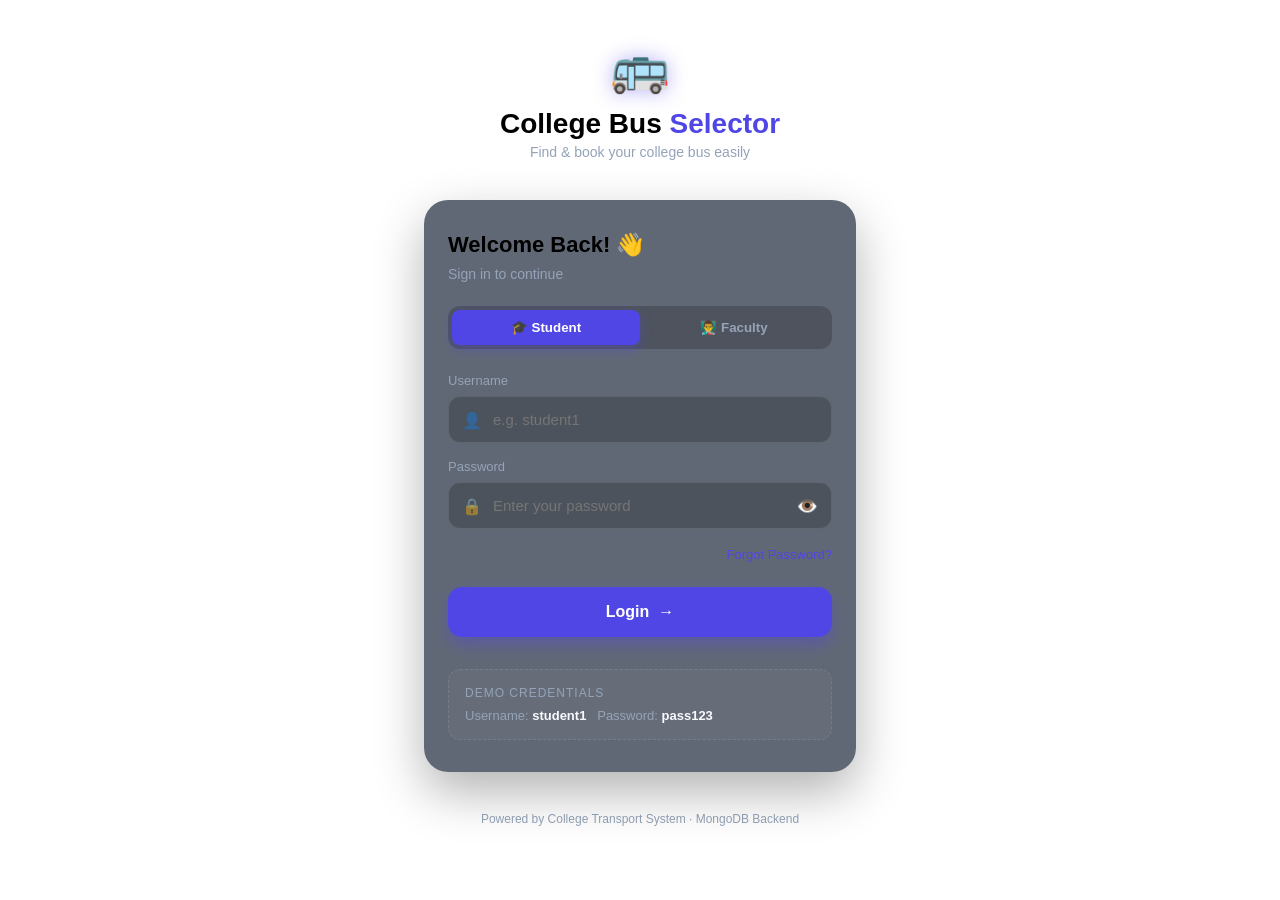
<file: index.html>
<!DOCTYPE html>
<html lang="en">

<head>
    <meta charset="UTF-8" />
    <meta name="viewport" content="width=device-width, initial-scale=1.0" />
    <title>College Bus Selector — Login</title>
    <meta name="description" content="Login to College Bus Selector to find and book your bus." />
    <link rel="stylesheet" href="styles.css" />
</head>

<body>
    <div class="app-wrapper">
        <div class="login-page">

            <div class="login-logo">
                <div class="bus-icon">🚌</div>
                <h1>College Bus <span>Selector</span></h1>
                <p>Find &amp; book your college bus easily</p>
            </div>

            <div class="login-card">
                <h2>Welcome Back! 👋</h2>
                <p class="sub">Sign in to continue</p>

                <!-- Role Toggle -->
                <div class="role-toggle">
                    <button class="role-btn active" id="btn-student" onclick="setRole('student')">🎓 Student</button>
                    <button class="role-btn" id="btn-faculty" onclick="setRole('faculty')">👨‍🏫 Faculty</button>
                </div>

                <!-- Server Error Banner -->
                <div class="auth-error" id="auth-error">⚠️ &nbsp;<span id="auth-error-msg">Invalid username or
                        password.</span></div>

                <!-- Username -->
                <label class="form-label" for="username">Username</label>
                <div class="input-wrap" id="wrap-username">
                    <span class="input-icon">👤</span>
                    <input type="text" id="username" placeholder="e.g. student1" autocomplete="username" />
                </div>
                <span class="field-error" id="err-username">Please enter your username</span>

                <!-- Password -->
                <label class="form-label" for="password">Password</label>
                <div class="input-wrap" id="wrap-password">
                    <span class="input-icon">🔒</span>
                    <input type="password" id="password" placeholder="Enter your password"
                        autocomplete="current-password" />
                    <button class="eye-btn" id="eye-btn" onclick="togglePassword()">👁️</button>
                </div>
                <span class="field-error" id="err-password">Please enter your password</span>

                <div class="forgot-row">
                    <button class="forgot-link" onclick="openForgot()">Forgot Password?</button>
                </div>

                <button class="login-btn" id="login-btn" onclick="handleLogin()">Login &nbsp;→</button>

                <div class="demo-hint" id="demo-hint">
                    <div class="hint-title">Demo Credentials</div>
                    <p id="demo-text">Username: <strong>student1</strong> &nbsp; Password: <strong>pass123</strong></p>
                </div>
            </div>

            <p class="login-footer">Powered by College Transport System · MongoDB Backend</p>
        </div>
    </div>

    <!-- Forgot Password Modal -->
    <div class="modal-overlay" id="forgot-modal">
        <div class="modal-card" id="forgot-content">
            <span class="modal-emoji">🔑</span>
            <h3 class="modal-title">Reset Password</h3>
            <p class="modal-subtitle">Enter your registered email to receive a reset link.</p>
            <input class="modal-input" type="email" id="forgot-email" placeholder="Enter your email" />
            <button class="modal-btn" id="forgot-btn" onclick="submitForgot()">Send Reset Link</button>
            <button class="modal-cancel" onclick="closeForgot()">Cancel</button>
        </div>
        <div class="modal-card" id="forgot-success" style="display:none">
            <span class="modal-emoji">✅</span>
            <h3 class="modal-title">Email Sent!</h3>
            <p class="modal-subtitle" id="forgot-sent-text">Reset link sent.</p>
            <button class="modal-btn success" onclick="closeForgot()">OK, Got it!</button>
        </div>
    </div>

    <script>

const API = 'http://localhost:5002/api';
let role = "student";
let showPass = false;

// Redirect if already logged in
if (localStorage.getItem("cbs_token")) {
    location.href = "home.html";
}

function setRole(r) {

    role = r;

    document.getElementById("btn-student").classList.toggle("active", r === "student");
    document.getElementById("btn-faculty").classList.toggle("active", r === "faculty");

    clearErrors();
    document.getElementById("auth-error").classList.remove("show");

    document.getElementById("demo-text").innerHTML =
        r === "student"
            ? "Username: <strong>student1</strong> &nbsp; Password: <strong>pass123</strong>"
            : "Username: <strong>faculty1</strong> &nbsp; Password: <strong>fpass123</strong>";

    document.getElementById("username").placeholder =
        r === "student" ? "e.g. student1" : "e.g. faculty1";
}

function togglePassword() {

    showPass = !showPass;

    document.getElementById("password").type = showPass ? "text" : "password";

    document.getElementById("eye-btn").textContent = showPass ? "🙈" : "👁️";

}

function clearErrors() {

    ["username", "password"].forEach(f => {

        document.getElementById("wrap-" + f).classList.remove("error");
        document.getElementById("err-" + f).classList.remove("show");

    });

}

function showFieldError(f) {

    document.getElementById("wrap-" + f).classList.add("error");
    document.getElementById("err-" + f).classList.add("show");

}

function validate() {

    let ok = true;

    if (!document.getElementById("username").value.trim()) {
        showFieldError("username");
        ok = false;
    }

    if (!document.getElementById("password").value.trim()) {
        showFieldError("password");
        ok = false;
    }

    return ok;

}

async function handleLogin() {

    clearErrors();

    document.getElementById("auth-error").classList.remove("show");

    if (!validate()) return;

    const btn = document.getElementById("login-btn");

    btn.textContent = "⏳ Signing in…";
    btn.disabled = true;

    try {

        const res = await fetch(`${API}/auth/login`, {

            method: "POST",

            headers: {
                "Content-Type": "application/json"
            },

            body: JSON.stringify({
                username: document.getElementById("username").value.trim(),
                password: document.getElementById("password").value.trim()
            })

        });

        const data = await res.json();

        console.log("Login response:", data);

        if (data.token) {

            // verify role
            if (data.role !== role) {

                document.getElementById("auth-error-msg").textContent =
                    "Wrong role selected for this account";

                document.getElementById("auth-error").classList.add("show");

                btn.textContent = "Login  →";
                btn.disabled = false;

                return;
            }

            localStorage.setItem("cbs_token", data.token);
            localStorage.setItem("cbs_role", data.role);

            btn.textContent = "✓ Success!";
            btn.style.background = "#16a34a";

            setTimeout(() => {

                window.location.href = "home.html";

            }, 600);

        }

        else {

            document.getElementById("auth-error-msg").textContent =
                data.message || "Invalid credentials";

            document.getElementById("auth-error").classList.add("show");

            btn.textContent = "Login  →";
            btn.disabled = false;

        }

    }

    catch (err) {

        console.log(err);

        document.getElementById("auth-error-msg").textContent =
            "Cannot connect to server. Is the server running?";

        document.getElementById("auth-error").classList.add("show");

        btn.textContent = "Login  →";
        btn.disabled = false;

    }

}

document.addEventListener("keydown", e => {

    if (e.key === "Enter") handleLogin();

});

["username", "password"].forEach(f => {

    document.getElementById(f).addEventListener("input", () => {

        document.getElementById("wrap-" + f).classList.remove("error");
        document.getElementById("err-" + f).classList.remove("show");
        document.getElementById("auth-error").classList.remove("show");

    });

});

</script>
</body>

</html>
</file>
<file: styles.css>
body{
    display: flex;
    justify-content: center;
    align-items: center;
    min-height: 100vh;
    background: url("https://res.cloudinary.com/drexerjyp/image/upload/v1768410525/ChatGPT_Image_Jan_14_2026_10_36_08_PM_yfsy7v.png");
    background-repeat: no-repeat;
    background-attachment: fixed;
    background-size: cover;
    background-position: center;
    margin: 0;
    padding: 0;
    font-family: Arial, Helvetica, sans-serif;
}
:root {
    --primary: #4f46e5;
    --primary-glow: rgba(79, 70, 229, 0.4);
    --secondary: #6366f1;
    --bg-dark: #0f172a;
    --card-bg: rgba(30, 41, 59, 0.7);
    --border: rgba(255, 255, 255, 0.1);
    --text-main: #f8fafc;
    --text-dim: #94a3b8;
    --success: #10b981;
    --warning: #f59e0b;
    --danger: #ef4444;
    --glass-blur: blur(12px);
}

* {
    margin: 0;
    padding: 0;
    box-sizing: border-box;
    font-family: 'Inter', sans-serif;
    -webkit-tap-highlight-color: transparent;
}



.app-wrapper {
    width: 100%;
    max-width: 480px;
    min-height: 100vh;
    position: relative;
}

/* Animations */
@keyframes fadeInUp {
    from {
        opacity: 0;
        transform: translateY(20px);
    }

    to {
        opacity: 1;
        transform: translateY(0);
    }
}

@keyframes glow {
    0% {
        box-shadow: 0 0 5px var(--primary-glow);
    }

    50% {
        box-shadow: 0 0 20px var(--primary-glow);
    }

    100% {
        box-shadow: 0 0 5px var(--primary-glow);
    }
}

/* 🔐 Login Page Styles */
.login-page {
    padding: 40px 24px;
    display: flex;
    flex-direction: column;
    align-items: center;
}

.login-logo {
    text-align: center;
    margin-bottom: 40px;
    animation: fadeInUp 0.8s ease;
}

.bus-icon {
    font-size: 48px;
    margin-bottom: 12px;
    display: inline-block;
    filter: drop-shadow(0 0 10px var(--primary-glow));
    animation: glow 3s infinite ease-in-out;
}

.login-logo h1 {
    font-size: 28px;
    font-weight: 700;
}

.login-logo span {
    color: var(--primary);
}

.login-logo p {
    color: var(--text-dim);
    font-size: 14px;
    margin-top: 4px;
}

.login-card {
    width: 100%;
    background: var(--card-bg);
    backdrop-filter: var(--glass-blur);
    border: 1px border var(--border);
    border-radius: 24px;
    padding: 32px 24px;
    box-shadow: 0 20px 50px rgba(0, 0, 0, 0.3);
    animation: fadeInUp 1s ease 0.2s both;
}

.login-card h2 {
    font-size: 22px;
    margin-bottom: 8px;
}

.login-card .sub {
    color: var(--text-dim);
    font-size: 14px;
    margin-bottom: 24px;
}

.role-toggle {
    display: flex;
    background: rgba(0, 0, 0, 0.2);
    padding: 4px;
    border-radius: 12px;
    margin-bottom: 24px;
}

.role-btn {
    flex: 1;
    border: none;
    background: transparent;
    color: var(--text-dim);
    padding: 10px;
    border-radius: 8px;
    font-weight: 600;
    cursor: pointer;
    transition: 0.3s;
}

.role-btn.active {
    background: var(--primary);
    color: white;
    box-shadow: 0 4px 12px var(--primary-glow);
}

.form-label {
    display: block;
    font-size: 13px;
    font-weight: 500;
    margin-bottom: 8px;
    color: var(--text-dim);
}

.input-wrap {
    position: relative;
    margin-bottom: 16px;
}

.input-icon {
    position: absolute;
    left: 14px;
    top: 50%;
    transform: translateY(-50%);
    opacity: 0.5;
}

.input-wrap input {
    width: 100%;
    background: rgba(0, 0, 0, 0.2);
    border: 1px solid var(--border);
    padding: 14px 14px 14px 44px;
    border-radius: 12px;
    color: white;
    font-size: 15px;
    transition: 0.3s;
}

.input-wrap input:focus {
    outline: none;
    border-color: var(--primary);
    box-shadow: 0 0 0 4px var(--primary-glow);
}

.input-wrap.error input {
    border-color: var(--danger);
}

.field-error {
    color: var(--danger);
    font-size: 12px;
    margin-top: -12px;
    margin-bottom: 12px;
    display: none;
}

.field-error.show {
    display: block;
}

.eye-btn {
    position: absolute;
    right: 14px;
    top: 50%;
    transform: translateY(-50%);
    background: none;
    border: none;
    cursor: pointer;
    font-size: 18px;
}

.forgot-row {
    text-align: right;
    margin-bottom: 24px;
}

.forgot-link {
    color: var(--primary);
    background: none;
    border: none;
    font-size: 13px;
    font-weight: 500;
    cursor: pointer;
}

.login-btn {
    width: 100%;
    background: var(--primary);
    color: white;
    border: none;
    padding: 16px;
    border-radius: 14px;
    font-size: 16px;
    font-weight: 600;
    cursor: pointer;
    transition: 0.3s;
    display: flex;
    justify-content: center;
    align-items: center;
    box-shadow: 0 8px 16px var(--primary-glow);
}

.login-btn:hover {
    transform: translateY(-2px);
    background: var(--secondary);
}

.login-btn:active {
    transform: scale(0.98);
}

.auth-error {
    background: rgba(239, 68, 68, 0.1);
    border: 1px solid var(--danger);
    color: #fca5a5;
    padding: 12px;
    border-radius: 12px;
    font-size: 13px;
    margin-bottom: 20px;
    display: none;
}

.auth-error.show {
    display: block;
    animation: fadeInUp 0.3s ease;
}

.demo-hint {
    margin-top: 32px;
    padding: 16px;
    background: rgba(255, 255, 255, 0.03);
    border: 1px dashed var(--border);
    border-radius: 12px;
}

.hint-title {
    font-size: 12px;
    text-transform: uppercase;
    letter-spacing: 1px;
    color: var(--text-dim);
    margin-bottom: 8px;
}

.demo-hint p {
    font-size: 13px;
    color: var(--text-dim);
}

.demo-hint strong {
    color: var(--text-main);
}

.login-footer {
    margin-top: auto;
    padding-top: 40px;
    color: var(--text-dim);
    font-size: 12px;
}

/* 🏠 Home Page Styles */
.home-page {
    height: 100vh;
    display: flex;
    flex-direction: column;
}

.home-header {
    padding: 24px;
    display: flex;
    justify-content: space-between;
    align-items: center;
    background: rgba(15, 23, 42, 0.8);
    backdrop-filter: var(--glass-blur);
    position: sticky;
    top: 0;
    z-index: 100;
    border-bottom: 1px solid var(--border);
}

.header-logo {
    font-size: 20px;
    font-weight: 700;
}

.header-logo span {
    color: var(--primary);
}

.header-right {
    display: flex;
    align-items: center;
    gap: 12px;
}

.role-badge {
    background: rgba(79, 70, 229, 0.15);
    color: #a5b4fc;
    padding: 4px 10px;
    border-radius: 20px;
    font-size: 11px;
    font-weight: 600;
    border: 1px solid rgba(79, 70, 229, 0.3);
}

.logout-btn {
    background: rgba(239, 68, 68, 0.1);
    color: var(--danger);
    border: 1px solid rgba(239, 68, 68, 0.2);
    width: 36px;
    height: 36px;
    border-radius: 10px;
    cursor: pointer;
    font-size: 18px;
}

.home-content {
    flex: 1;
    padding: 24px;
    overflow-y: auto;
}

.greeting {
    display: flex;
    justify-content: space-between;
    align-items: center;
    margin-bottom: 24px;
}

.greet-small {
    color: var(--text-dim);
    font-size: 14px;
}

.greet-name {
    font-size: 24px;
    font-weight: 700;
    margin-top: 4px;
}

.greet-id {
    font-size: 12px;
    color: var(--text-dim);
    margin-top: 4px;
}

.avatar {
    width: 50px;
    height: 50px;
    background: linear-gradient(135deg, var(--primary), var(--secondary));
    border-radius: 50%;
    display: flex;
    justify-content: center;
    align-items: center;
    font-weight: 700;
    font-size: 20px;
}

.stats-row {
    display: flex;
    gap: 12px;
    margin-bottom: 32px;
}

.stat-card {
    flex: 1;
    background: var(--card-bg);
    padding: 16px;
    border-radius: 16px;
    border: 1px solid var(--border);
}

.stat-card.green {
    border-left: 4px solid var(--success);
}

.stat-card.red {
    border-left: 4px solid var(--danger);
}

.stat-num {
    font-size: 20px;
    font-weight: 700;
    margin-bottom: 4px;
}

.stat-label {
    font-size: 11px;
    color: var(--text-dim);
    text-transform: uppercase;
    letter-spacing: 0.5px;
}

.search-wrap {
    position: relative;
    margin-bottom: 12px;
}

.search-icon {
    position: absolute;
    left: 14px;
    top: 18px;
    opacity: 0.5;
}

.search-input {
    width: 100%;
    background: var(--card-bg);
    border: 1px solid var(--border);
    padding: 16px 44px;
    border-radius: 16px;
    color: white;
    font-size: 15px;
    transition: 0.3s;
}

.search-input:focus {
    border-color: var(--primary);
    background: rgba(0, 0, 0, 0.4);
    outline: none;
}

.clear-btn {
    position: absolute;
    right: 14px;
    top: 18px;
    cursor: pointer;
    opacity: 0.5;
    display: none;
}

.results-label {
    font-size: 12px;
    color: var(--text-dim);
    margin-bottom: 16px;
    padding-left: 4px;
}

.bus-list {
    display: flex;
    flex-direction: column;
    gap: 16px;
    padding-bottom: 40px;
}

.bus-card {
    background: var(--card-bg);
    border-radius: 18px;
    padding: 20px;
    border: 1px solid var(--border);
    border-left: 4px solid var(--primary);
    text-decoration: none;
    color: inherit;
    transition: 0.3s;
    animation: fadeInUp 0.5s ease both;
}

.bus-card:hover {
    transform: translateX(4px);
    background: rgba(255, 255, 255, 0.05);
}

.bus-card-top {
    display: flex;
    justify-content: space-between;
    align-items: flex-start;
    margin-bottom: 12px;
}

.bus-num-wrap {
    display: flex;
    align-items: center;
    gap: 12px;
}

.bus-icon-sm {
    width: 36px;
    height: 36px;
    border-radius: 10px;
    display: flex;
    justify-content: center;
    align-items: center;
    font-size: 18px;
}

.bus-number {
    font-weight: 700;
    font-size: 18px;
}

.bus-number-sub {
    font-size: 12px;
    color: var(--text-dim);
}

.seat-badge {
    padding: 4px 10px;
    border-radius: 20px;
    font-size: 11px;
    font-weight: 600;
}

.seat-badge.available {
    background: rgba(16, 185, 129, 0.15);
    color: #6ee7b7;
    border: 1px solid rgba(16, 185, 129, 0.3);
}

.seat-badge.full {
    background: rgba(239, 68, 68, 0.15);
    color: #fca5a5;
    border: 1px solid rgba(239, 68, 68, 0.3);
}

.bus-route {
    font-size: 14px;
    color: var(--text-main);
    margin-bottom: 12px;
    line-height: 1.4;
}

.bus-card-bottom {
    display: flex;
    justify-content: space-between;
    align-items: center;
    padding-top: 12px;
    border-top: 1px solid var(--border);
}

.bus-timing {
    font-size: 12px;
    color: var(--text-dim);
    font-weight: 500;
}

.bus-arrow {
    color: var(--primary);
    font-size: 20px;
}

.empty-state {
    text-align: center;
    padding: 60px 20px;
    animation: fadeInUp 0.5s ease;
}

.empty-emoji {
    font-size: 48px;
    display: block;
    margin-bottom: 16px;
    opacity: 0.5;
}

.empty-state h3 {
    font-size: 18px;
    margin-bottom: 8px;
}

.empty-state p {
    color: var(--text-dim);
    font-size: 14px;
}

/* 🚌 Details Page Styles */
.details-page {
    height: 100vh;
    display: flex;
    flex-direction: column;
}

.details-header {
    padding: 24px;
    display: flex;
    justify-content: space-between;
    align-items: center;
    background: rgba(15, 23, 42, 0.8);
    backdrop-filter: var(--glass-blur);
    position: sticky;
    top: 0;
    z-index: 100;
    border-bottom: 1px solid var(--border);
}

.details-header h2 {
    font-size: 18px;
    font-weight: 600;
}

.back-btn {
    background: rgba(255, 255, 255, 0.05);
    border: 1px solid var(--border);
    color: var(--text-main);
    width: 40px;
    height: 40px;
    border-radius: 12px;
    cursor: pointer;
    font-size: 20px;
    display: flex;
    justify-content: center;
    align-items: center;
}

.details-content {
    flex: 1;
    padding: 24px;
    overflow-y: auto;
}

.hero-card {
    background: var(--card-bg);
    border-radius: 24px;
    padding: 24px;
    border-top: 6px solid var(--primary);
    margin-bottom: 24px;
    animation: fadeInUp 0.6s ease;
}

.hero-top {
    display: flex;
    align-items: center;
    gap: 16px;
    margin-bottom: 16px;
}

.hero-bus-icon {
    width: 60px;
    height: 60px;
    border-radius: 18px;
    display: flex;
    justify-content: center;
    align-items: center;
    font-size: 32px;
}

.hero-num-label {
    font-size: 12px;
    color: var(--text-dim);
    text-transform: uppercase;
}

.hero-num {
    font-size: 32px;
    font-weight: 800;
}

.status-pill {
    margin-left: auto;
    padding: 6px 14px;
    border-radius: 20px;
    font-size: 12px;
    font-weight: 600;
}

.status-pill.available {
    background: rgba(16, 185, 129, 0.2);
    color: #34d399;
}

.status-pill.full {
    background: rgba(239, 68, 68, 0.2);
    color: #f87171;
}

.hero-route {
    font-size: 16px;
    font-weight: 500;
    line-height: 1.5;
    color: var(--text-dim);
}

.info-card {
    background: var(--card-bg);
    border-radius: 24px;
    padding: 24px;
    margin-bottom: 24px;
    animation: fadeInUp 0.6s ease 0.1s both;
}

.section-title {
    font-size: 14px;
    font-weight: 700;
    color: var(--text-dim);
    text-transform: uppercase;
    letter-spacing: 1px;
    margin-bottom: 20px;
}

.info-row {
    display: flex;
    align-items: center;
    gap: 16px;
    padding: 12px 0;
}

.info-row-icon {
    width: 40px;
    height: 40px;
    background: rgba(255, 255, 255, 0.05);
    border-radius: 12px;
    display: flex;
    justify-content: center;
    align-items: center;
    font-size: 20px;
}

.info-label {
    font-size: 12px;
    color: var(--text-dim);
    margin-bottom: 4px;
}

.info-value {
    font-size: 16px;
    font-weight: 600;
}

.info-value.blue {
    color: #60a5fa;
}

.info-value.green {
    color: var(--success);
}

.info-value.red {
    color: var(--danger);
}

.divider {
    height: 1px;
    background: var(--border);
    margin: 8px 0;
}

.occupancy-card {
    background: var(--card-bg);
    border-radius: 24px;
    padding: 24px;
    margin-bottom: 32px;
    animation: fadeInUp 0.6s ease 0.2s both;
}

.occupancy-header {
    display: flex;
    justify-content: space-between;
    align-items: center;
    margin-bottom: 16px;
}

.occupancy-pct {
    font-weight: 700;
}

.progress-bg {
    height: 12px;
    background: rgba(0, 0, 0, 0.3);
    border-radius: 6px;
    overflow: hidden;
    margin-bottom: 16px;
}

.progress-fill {
    height: 100%;
    width: 0%;
    transition: width 1s cubic-bezier(0.1, 0, 0, 1);
}

.legend-row {
    display: flex;
    gap: 16px;
}

.legend-item {
    display: flex;
    align-items: center;
    gap: 8px;
}

.legend-dot {
    width: 10px;
    height: 10px;
    border-radius: 50%;
}

.legend-text {
    font-size: 12px;
    color: var(--text-dim);
}

.book-btn {
    width: 100%;
    padding: 20px;
    border-radius: 18px;
    border: none;
    background: var(--primary);
    color: white;
    font-size: 18px;
    font-weight: 700;
    cursor: pointer;
    box-shadow: 0 10px 25px var(--primary-glow);
    transition: 0.3s;
    animation: fadeInUp 0.6s ease 0.3s both;
}

.book-btn.booked {
    background: var(--success);
    box-shadow: 0 10px 25px rgba(16, 185, 129, 0.3);
}

.book-btn.full {
    background: #334155;
    box-shadow: none;
    cursor: not-allowed;
}

.book-btn:active {
    transform: scale(0.98);
}

.booked-for {
    text-align: center;
    margin-top: 16px;
    font-size: 14px;
    color: var(--success);
    font-weight: 500;
}

/* 🔔 Modals */
.modal-overlay {
    position: fixed;
    top: 0;
    left: 0;
    width: 100%;
    height: 100%;
    background: rgba(0, 0, 0, 0.8);
    backdrop-filter: blur(8px);
    display: flex;
    justify-content: center;
    align-items: center;
    padding: 24px;
    z-index: 1000;
    opacity: 0;
    visibility: hidden;
    transition: 0.3s;
}

.modal-overlay.open {
    opacity: 1;
    visibility: visible;
}

.modal-card {
    background: #1e293b;
    border: 1px solid var(--border);
    border-radius: 32px;
    padding: 40px 24px;
    width: 100%;
    max-width: 360px;
    text-align: center;
    transform: scale(0.9);
    transition: 0.3s;
}

.modal-overlay.open .modal-card {
    transform: scale(1);
}

.modal-emoji {
    font-size: 64px;
    display: block;
    margin-bottom: 24px;
}

.modal-title {
    font-size: 24px;
    font-weight: 700;
    margin-bottom: 12px;
}

.modal-subtitle {
    color: var(--text-dim);
    font-size: 15px;
    margin-bottom: 32px;
    line-height: 1.5;
}

.modal-input {
    width: 100%;
    background: rgba(0, 0, 0, 0.2);
    border: 1px solid var(--border);
    padding: 16px;
    border-radius: 16px;
    color: white;
    font-size: 16px;
    margin-bottom: 24px;
}

.modal-btn {
    width: 100%;
    padding: 16px;
    border-radius: 16px;
    border: none;
    background: var(--primary);
    color: white;
    font-size: 16px;
    font-weight: 600;
    cursor: pointer;
    margin-bottom: 12px;
}

.modal-btn.success {
    background: var(--success);
}

.modal-btn.warning {
    background: var(--warning);
}

.modal-cancel {
    background: none;
    border: none;
    color: var(--text-dim);
    font-size: 14px;
    font-weight: 500;
    cursor: pointer;
}

/* Scrollbar */
::-webkit-scrollbar {
    width: 6px;
}

::-webkit-scrollbar-track {
    background: transparent;
}

::-webkit-scrollbar-thumb {
    background: rgba(255, 255, 255, 0.1);
    border-radius: 10px;
}
</file>
